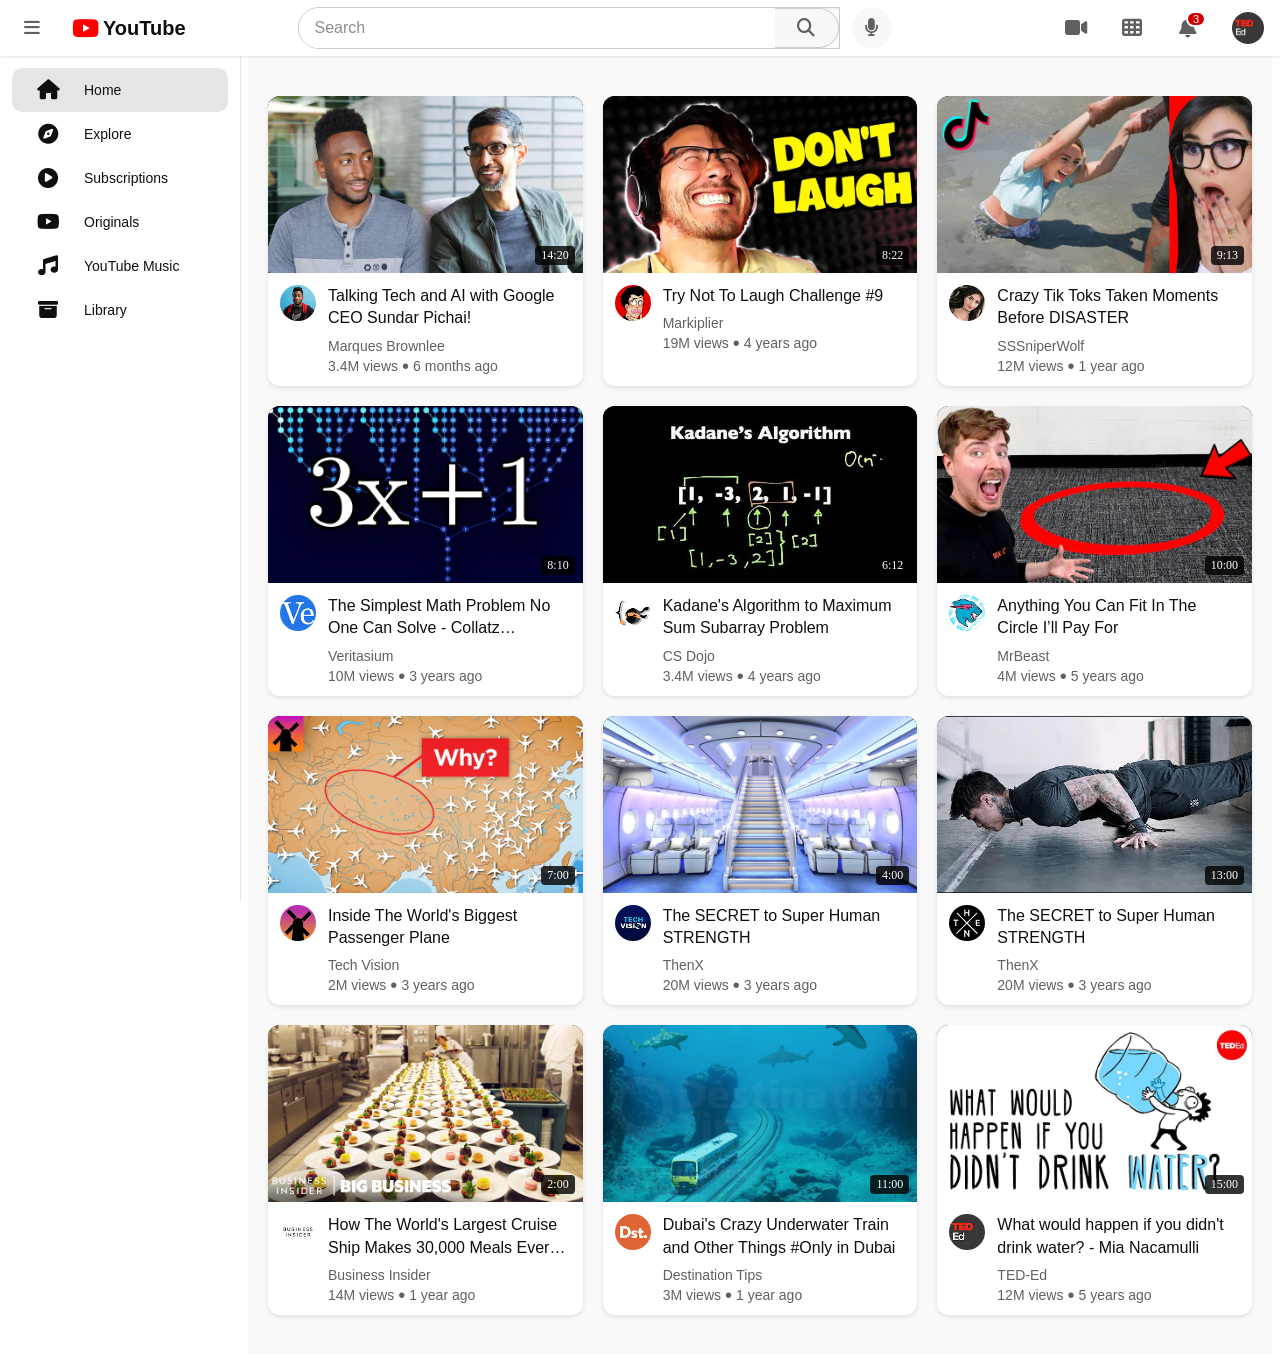
<file: index.html>
<!doctype html>
<html lang="en">
  <head>
    <meta charset="UTF-8" />
    <meta name="viewport" content="width=device-width, initial-scale=1.0" />
    <title>YouTube Clone</title>
    <link rel="stylesheet" href="./Header.css" />
    <link rel="stylesheet" href="./Sidebar.css" />
    <link rel="stylesheet" href="./Videos.css" />
    <link rel="stylesheet" href="./Responsive.css" />
    <link
      rel="stylesheet"
      href="https://cdnjs.cloudflare.com/ajax/libs/font-awesome/6.4.0/css/all.min.css"
    />
  </head>
  <body>
    <!-- Header Section -->
    <header class="header">
      <div class="left-section">
        <button class="menu-btn" aria-label="Menu">
          <i class="fas fa-bars"></i>
        </button>
        <div class="logo-container">
          <i class="fab fa-youtube youtube-icon"></i>
          <span class="logo-text">YouTube</span>
        </div>
      </div>

      <div class="middle-section">
        <div class="search-container">
          <input type="text" class="search-input" placeholder="Search" />
          <button class="search-btn" aria-label="Search">
            <i class="fas fa-search"></i>
          </button>
        </div>
        <button class="voice-search-btn" aria-label="Voice search">
          <i class="fas fa-microphone"></i>
        </button>
      </div>

      <div class="right-section">
        <button class="header-btn" aria-label="Create">
          <i class="fas fa-video"></i>
        </button>
        <button class="header-btn" aria-label="Apps">
          <i class="fas fa-th"></i>
        </button>
        <button class="header-btn notification-btn" aria-label="Notifications">
          <i class="fas fa-bell"></i>
          <span class="notification-count">3</span>
        </button>
        <div class="user-profile">
          <img src="Profile picture/channel-12.jpeg" alt="User profile" />
        </div>
      </div>
    </header>

    <!-- Sidebar Navigation -->
    <nav class="sidebar">
      <a href="#" class="sidebar-item active">
        <i class="fas fa-home"></i>
        <span>Home</span>
      </a>
      <a href="#" class="sidebar-item">
        <i class="fas fa-compass"></i>
        <span>Explore</span>
      </a>
      <a href="#" class="sidebar-item">
        <i class="fas fa-play-circle"></i>
        <span>Subscriptions</span>
      </a>
      <a href="#" class="sidebar-item">
        <i class="fab fa-youtube"></i>
        <span>Originals</span>
      </a>
      <a href="#" class="sidebar-item">
        <i class="fas fa-music"></i>
        <span>YouTube Music</span>
      </a>
      <a href="#" class="sidebar-item">
        <i class="fas fa-archive"></i>
        <span>Library</span>
      </a>
    </nav>
    <!-- Main Content -->
    <main class="main-content">
      <!-- Video Grid -->
      <div class="videos-grid">
        <!-- Video Card Template -->
        <div class="video-card">
          <div class="thumbnail-container">
            <img
              src="images/thumbnail-1.webp"
              alt="Talking Tech and AI with Google CEO Sundar Pichai!"
              class="thumbnail"
            />
            <span class="video-duration">14:20</span>
          </div>
          <div class="video-info">
            <div class="channel-avatar">
              <img
                src="Profile picture/channel-1.jpeg"
                alt="Marques Brownlee"
              />
            </div>
            <div class="video-details">
              <h3 class="video-title">
                Talking Tech and AI with Google CEO Sundar Pichai!
              </h3>
              <p class="channel-name">Marques Brownlee</p>
              <div class="video-stats">
                <span>3.4M views</span>
                <span>•</span>
                <span>6 months ago</span>
              </div>
            </div>
          </div>
        </div>
        <div class="video-card">
          <div class="thumbnail-container">
            <img
              src="images/thumbnail-2.webp"
              alt="Try Not To Laugh Challenge #9"
              class="thumbnail"
            />
            <span class="video-duration">8:22</span>
          </div>
          <div class="video-info">
            <div class="channel-avatar">
              <img src="Profile picture/channel-2.jpeg" alt="Markiplier" />
            </div>
            <div class="video-details">
              <h3 class="video-title">Try Not To Laugh Challenge #9</h3>
              <p class="channel-name">Markiplier</p>
              <div class="video-stats">
                <span>19M views</span>
                <span>•</span>
                <span>4 years ago</span>
              </div>
            </div>
          </div>
        </div>

        <div class="video-card">
          <div class="thumbnail-container">
            <img
              src="images/thumbnail-3.webp"
              alt="Crazy Tik Toks Taken Moments Before DISASTER"
              class="thumbnail"
            />
            <span class="video-duration">9:13</span>
          </div>
          <div class="video-info">
            <div class="channel-avatar">
              <img src="Profile picture/channel-3.jpeg" alt="SSSniperWolf" />
            </div>
            <div class="video-details">
              <h3 class="video-title">
                Crazy Tik Toks Taken Moments Before DISASTER
              </h3>
              <p class="channel-name">SSSniperWolf</p>
              <div class="video-stats">
                <span>12M views</span>
                <span>•</span>
                <span>1 year ago</span>
              </div>
            </div>
          </div>
        </div>

        <div class="video-card">
          <div class="thumbnail-container">
            <img
              src="images\thumbnail-4.webp"
              alt="Crazy Tik Toks Taken Moments Before DISASTER"
              class="thumbnail"
            />
            <span class="video-duration">8:10</span>
          </div>
          <div class="video-info">
            <div class="channel-avatar">
              <img src="Profile picture\channel-4.jpeg" alt="SSSniperWolf" />
            </div>
            <div class="video-details">
              <h3 class="video-title">
                The Simplest Math Problem No One Can Solve - Collatz Conjecture
              </h3>
              <p class="channel-name">Veritasium</p>
              <div class="video-stats">
                <span>10M views</span>
                <span>•</span>
                <span>3 years ago</span>
              </div>
            </div>
          </div>
        </div>

        <div class="video-card">
          <div class="thumbnail-container">
            <img
              src="images\thumbnail-5.webp"
              alt="Crazy Tik Toks Taken Moments Before DISASTER"
              class="thumbnail"
            />
            <span class="video-duration">6:12</span>
          </div>
          <div class="video-info">
            <div class="channel-avatar">
              <img src="Profile picture\channel-5.jpeg" alt="SSSniperWolf" />
            </div>
            <div class="video-details">
              <h3 class="video-title">
                Kadane's Algorithm to Maximum Sum Subarray Problem
              </h3>
              <p class="channel-name">CS Dojo</p>
              <div class="video-stats">
                <span>3.4M views</span>
                <span>•</span>
                <span>4 years ago</span>
              </div>
            </div>
          </div>
        </div>
        <div class="video-card">
          <div class="thumbnail-container">
            <img
              src="images\thumbnail-6.webp"
              alt="Crazy Tik Toks Taken Moments Before DISASTER"
              class="thumbnail"
            />
            <span class="video-duration">10:00</span>
          </div>
          <div class="video-info">
            <div class="channel-avatar">
              <img src="Profile picture\channel-6.jpeg" alt="SSSniperWolf" />
            </div>
            <div class="video-details">
              <h3 class="video-title">
                Anything You Can Fit In The Circle I’ll Pay For
              </h3>
              <p class="channel-name">MrBeast</p>
              <div class="video-stats">
                <span>4M views</span>
                <span>•</span>
                <span>5 years ago</span>
              </div>
            </div>
          </div>
        </div>
        <div class="video-card">
          <div class="thumbnail-container">
            <img
              src="images\thumbnail-7.webp"
              alt="Crazy Tik Toks Taken Moments Before DISASTER"
              class="thumbnail"
            />
            <span class="video-duration">7:00</span>
          </div>
          <div class="video-info">
            <div class="channel-avatar">
              <img src="Profile picture\channel-7.jpeg" alt="SSSniperWolf" />
            </div>
            <div class="video-details">
              <h3 class="video-title">
                Inside The World's Biggest Passenger Plane
              </h3>
              <p class="channel-name">Tech Vision</p>
              <div class="video-stats">
                <span>2M views</span>
                <span>•</span>
                <span>3 years ago</span>
              </div>
            </div>
          </div>
        </div>
        <div class="video-card">
          <div class="thumbnail-container">
            <img
              src="images\thumbnail-8.webp"
              alt="The SECRET to Super Human STRENGTH"
              class="thumbnail"
            />
            <span class="video-duration">4:00</span>
          </div>
          <div class="video-info">
            <div class="channel-avatar">
              <img src="Profile picture\channel-8.jpeg" alt="ThenX" />
            </div>
            <div class="video-details">
              <h3 class="video-title">The SECRET to Super Human STRENGTH</h3>
              <p class="channel-name">ThenX</p>
              <div class="video-stats">
                <span>20M views</span>
                <span>•</span>
                <span>3 years ago</span>
              </div>
            </div>
          </div>
        </div>

        <div class="video-card">
          <div class="thumbnail-container">
            <img
              src="images\thumbnail-9.webp"
              alt="The SECRET to Super Human STRENGTH"
              class="thumbnail"
            />
            <span class="video-duration">13:00</span>
          </div>
          <div class="video-info">
            <div class="channel-avatar">
              <img src="Profile picture\channel-9.jpeg" alt="ThenX" />
            </div>
            <div class="video-details">
              <h3 class="video-title">The SECRET to Super Human STRENGTH</h3>
              <p class="channel-name">ThenX</p>
              <div class="video-stats">
                <span>20M views</span>
                <span>•</span>
                <span>3 years ago</span>
              </div>
            </div>
          </div>
        </div>

        <div class="video-card">
          <div class="thumbnail-container">
            <img
              src="images\thumbnail-10.webp"
              alt="How The World's Largest Cruise Ship Makes 30,000 Meals Every Day"
              class="thumbnail"
            />
            <span class="video-duration">2:00</span>
          </div>
          <div class="video-info">
            <div class="channel-avatar">
              <img
                src="Profile picture\channel-10.jpeg"
                alt="Business Insider"
              />
            </div>
            <div class="video-details">
              <h3 class="video-title">
                How The World's Largest Cruise Ship Makes 30,000 Meals Every Day
              </h3>
              <p class="channel-name">Business Insider</p>
              <div class="video-stats">
                <span>14M views</span>
                <span>•</span>
                <span>1 year ago</span>
              </div>
            </div>
          </div>
        </div>

        <div class="video-card">
          <div class="thumbnail-container">
            <img
              src="images\thumbnail-11.webp"
              alt="Dubai's Crazy Underwater Train and Other Things #Only in Dubai"
              class="thumbnail"
            />
            <span class="video-duration">11:00</span>
          </div>
          <div class="video-info">
            <div class="channel-avatar">
              <img
                src="Profile picture\channel-11.jpeg"
                alt="Destination Tips"
              />
            </div>
            <div class="video-details">
              <h3 class="video-title">
                Dubai's Crazy Underwater Train and Other Things #Only in Dubai
              </h3>
              <p class="channel-name">Destination Tips</p>
              <div class="video-stats">
                <span>3M views</span>
                <span>•</span>
                <span>1 year ago</span>
              </div>
            </div>
          </div>
        </div>

        <div class="video-card">
          <div class="thumbnail-container">
            <img
              src="images\thumbnail-12.webp"
              alt="What would happen if you didn't drink water? - Mia Nacamulli"
              class="thumbnail"
            />
            <span class="video-duration">15:00</span>
          </div>
          <div class="video-info">
            <div class="channel-avatar">
              <img src="Profile picture\channel-12.jpeg" alt="TED-Ed" />
            </div>
            <div class="video-details">
              <h3 class="video-title">
                What would happen if you didn't drink water? - Mia Nacamulli
              </h3>
              <p class="channel-name">TED-Ed</p>
              <div class="video-stats">
                <span>12M views</span>
                <span>•</span>
                <span>5 years ago</span>
              </div>
            </div>
          </div>
        </div>
      </div>
    </main>

    <script src="./script/script.js"></script>
  </body>
</html>
</file>
<file: Header.css>
/* Header Styles */
.header {
    display: flex;
    justify-content: space-between;
    align-items: center;
    padding: 0 16px;
    height: 56px;
    background: white;
    position: fixed;
    top: 0;
    left: 0;
    right: 0;
    z-index: 1000;
    box-shadow: 0 1px 2px rgba(0, 0, 0, 0.1);
}

/* Left Section */
.left-section {
    display: flex;
    align-items: center;
    gap: 24px;
    min-width: 180px;
}

.menu-btn {
    background: none;
    border: none;
    padding: 8px;
    cursor: pointer;
    border-radius: 50%;
    transition: background-color 0.2s;
}

.menu-btn:hover {
    background-color: #f2f2f2;
}

.menu-btn i {
    font-size: 18px;
    color: #606060;
}

.logo-container {
    display: flex;
    align-items: center;
    gap: 4px;
    cursor: pointer;
}

.youtube-icon {
    font-size: 24px;
    color: #ff0000;
}

.logo-text {
    font-size: 20px;
    font-weight: bold;
    color: #0f0f0f;
    font-family: 'Roboto', Arial, sans-serif;
}

/* Middle Section - Search */
.middle-section {
    display: flex;
    align-items: center;
    gap: 12px;
    flex: 1;
    max-width: 640px;
    margin: 0 40px;
}

.search-container {
    display: flex;
    flex: 1;
    max-width: 540px;
    border: 1px solid #ccc;
    border-radius: 40px 0 0 40px;
    overflow: hidden;
    box-shadow: inset 0 1px 2px rgba(0, 0, 0, 0.1);
}

.search-input {
    flex: 1;
    padding: 0 16px;
    border: none;
    outline: none;
    font-size: 16px;
    height: 40px;
    background: white;
}

.search-input::placeholder {
    color: #8e8e8e;
}

.search-btn {
    background: #f8f8f8;
    border: 1px solid #ccc;
    border-left: none;
    border-radius: 0 40px 40px 0;
    width: 64px;
    height: 40px;
    cursor: pointer;
    transition: background-color 0.2s;
}

.search-btn:hover {
    background-color: #f0f0f0;
}

.search-btn i {
    font-size: 18px;
    color: #606060;
}

.voice-search-btn {
    background: #f8f8f8;
    border: none;
    border-radius: 50%;
    width: 40px;
    height: 40px;
    cursor: pointer;
    display: flex;
    align-items: center;
    justify-content: center;
    transition: background-color 0.2s;
}

.voice-search-btn:hover {
    background-color: #f0f0f0;
}

.voice-search-btn i {
    font-size: 18px;
    color: #606060;
}

/* Right Section */
.right-section {
    display: flex;
    align-items: center;
    gap: 16px;
    min-width: 225px;
    justify-content: flex-end;
}

.header-btn {
    background: none;
    border: none;
    width: 40px;
    height: 40px;
    border-radius: 50%;
    cursor: pointer;
    display: flex;
    align-items: center;
    justify-content: center;
    transition: background-color 0.2s;
    position: relative;
}

.header-btn:hover {
    background-color: #f2f2f2;
}

.header-btn i {
    font-size: 20px;
    color: #606060;
}

.notification-btn {
    position: relative;
}

.notification-count {
    position: absolute;
    top: 3px;
    right: 2px;
    background: #cc0000;
    color: white;
    font-size: 11px;
    padding: 2px 2pxx;
    border-radius: 10px;
    min-width: 16px;
    text-align: center;
    font-weight: 500;
    border: 2px solid white;
}

.user-profile {
    width: 32px;
    height: 32px;
    border-radius: 50%;
    overflow: hidden;
    cursor: pointer;
    margin-left: 8px;
}

.user-profile img {
    width: 100%;
    height: 100%;
    object-fit: cover;
}
</file>
<file: Sidebar.css>
/* Sidebar Styles */
.sidebar {
  position: fixed;
  top: 56px;
  left: 0;
  bottom: 0;
  width: 240px;
  background: white;
  padding-top: 12px;
  overflow-y: auto;
  z-index: 999;
  border-right: 1px solid #e5e5e5;
  transform: translateX(0);
  transition: transform 0.3s ease;
}

.sidebar-item {
  display: flex;
  align-items: center;
  padding: 12px 24px;
  text-decoration: none;
  color: #0f0f0f;
  transition: background-color 0.2s;
  border-radius: 10px;
  margin: 0 12px;
}

.sidebar-item:hover {
  background-color: #f2f2f2;
}

.sidebar-item.active {
  background-color: #e5e5e5;
  font-weight: 500;
}

.sidebar-item i {
  font-size: 20px;
  margin-right: 24px;
  width: 24px;
  text-align: center;
}

.sidebar-item span {
  font-size: 14px;
  font-family: "Roboto", Arial, sans-serif;
}

/* Sidebar Section Divider */
.sidebar-divider {
  height: 1px;
  background: #e5e5e5;
  margin: 12px 0;
}

/* Sidebar Section Title */
.sidebar-section-title {
  padding: 8px 24px;
  font-size: 16px;
  font-weight: 500;
  color: #606060;
  margin-top: 12px;
  font-family: "Roboto", Arial, sans-serif;
}

/* Sidebar Scrollbar */
.sidebar::-webkit-scrollbar {
  width: 8px;
}

.sidebar::-webkit-scrollbar-track {
  background: #f1f1f1;
}

.sidebar::-webkit-scrollbar-thumb {
  background: #888;
  border-radius: 4px;
}

.sidebar::-webkit-scrollbar-thumb:hover {
  background: #555;
}
</file>
<file: Videos.css>
/* Main Content */
.main-content {
  margin-left: 240px;
  margin-top: 56px;
  padding: 20px;
  background: #f9f9f9;
  min-height: calc(100vh - 56px);
}

/* Videos Grid */
.videos-grid {
  display: grid;
  grid-template-columns: repeat(auto-fill, minmax(300px, 1fr));
  gap: 24px;
  padding: 20px 0;
}

/* Video Card */
.video-card {
  background: white;
  border-radius: 12px;
  overflow: hidden;
  box-shadow: 0 2px 4px rgba(0, 0, 0, 0.1);
  transition:
    transform 0.3s ease,
    box-shadow 0.3s ease;
  cursor: pointer;
}

.video-card:hover {
  transform: translateY(-4px);
  box-shadow: 0 6px 12px rgba(0, 0, 0, 0.15);
}

/* Thumbnail Container */
.thumbnail-container {
  position: relative;
  width: 100%;
  padding-top: 56.25%; /* 16:9 Aspect Ratio */
  overflow: hidden;
  background: #000;
}

.thumbnail {
  position: absolute;
  top: 0;
  left: 0;
  width: 100%;
  height: 100%;
  object-fit: cover;
  transition: transform 0.3s ease;
}

.video-card:hover .thumbnail {
  transform: scale(1.05);
}

.video-duration {
  position: absolute;
  bottom: 8px;
  right: 8px;
  background: rgba(0, 0, 0, 0.8);
  color: white;
  padding: 2px 6px;
  border-radius: 4px;
  font-size: 12px;
  font-weight: 500;
}

/* Video Info */
.video-info {
  display: flex;
  padding: 12px;
  gap: 12px;
}

.channel-avatar {
  width: 36px;
  height: 36px;
  border-radius: 50%;
  overflow: hidden;
  flex-shrink: 0;
}

.channel-avatar img {
  width: 100%;
  height: 100%;
  object-fit: cover;
}

.video-details {
  flex: 1;
}

.video-title {
  font-size: 16px;
  font-weight: 500;
  line-height: 1.4;
  margin: 0 0 8px 0;
  color: #0f0f0f;
  display: -webkit-box;
  -webkit-line-clamp: 2;
  -webkit-box-orient: vertical;
  overflow: hidden;
  font-family: "Roboto", Arial, sans-serif;
}

.channel-name {
  font-size: 14px;
  color: #606060;
  margin: 0 0 4px 0;
  font-family: "Roboto", Arial, sans-serif;
}

.video-stats {
  display: flex;
  align-items: center;
  gap: 4px;
  font-size: 14px;
  color: #606060;
  font-family: "Roboto", Arial, sans-serif;
}

.video-stats span:nth-child(2) {
  font-size: 20px;
  line-height: 0;
}

/* Video Card Footer */
.video-actions {
  display: flex;
  justify-content: space-around;
  padding: 8px 12px;
  border-top: 1px solid #f2f2f2;
}

.video-action-btn {
  background: none;
  border: none;
  padding: 8px;
  cursor: pointer;
  border-radius: 8px;
  transition: background-color 0.2s;
  display: flex;
  align-items: center;
  gap: 6px;
  color: #606060;
  font-size: 13px;
}

.video-action-btn:hover {
  background-color: #f2f2f2;
}

.video-action-btn i {
  font-size: 16px;
}
</file>
<file: Responsive.css>
/* Responsive Design */
@media (max-width: 1300px) {
  .videos-grid {
    grid-template-columns: repeat(auto-fill, minmax(280px, 1fr));
    gap: 20px;
  }
}

@media (max-width: 1100px) {
  .middle-section {
    max-width: 500px;
    margin: 0 20px;
  }
}

@media (max-width: 960px) {
  .sidebar {
    transform: translateX(-100%);
  }

  .sidebar.active {
    transform: translateX(0);
  }

  .main-content {
    margin-left: 0;
    padding: 16px;
  }

  .videos-grid {
    grid-template-columns: repeat(auto-fill, minmax(250px, 1fr));
    gap: 16px;
  }

  .middle-section {
    margin: 0 12px;
  }
}

@media (max-width: 768px) {
  .header {
    padding: 0 12px;
  }

  .left-section .logo-text {
    display: none;
  }

  .logo-container {
    gap: 0;
  }

  .middle-section {
    max-width: 400px;
  }

  .right-section {
    min-width: auto;
    gap: 12px;
  }

  .right-section .header-btn:nth-child(1),
  .right-section .header-btn:nth-child(2) {
    display: none;
  }

  .videos-grid {
    grid-template-columns: repeat(auto-fill, minmax(220px, 1fr));
    gap: 12px;
  }
}

@media (max-width: 640px) {
  .middle-section {
    position: absolute;
    top: 56px;
    left: 0;
    right: 0;
    background: white;
    padding: 12px;
    margin: 0;
    border-top: 1px solid #e5e5e5;
    display: none;
  }

  .middle-section.active {
    display: flex;
  }

  .search-container {
    max-width: none;
    border-radius: 24px;
  }

  .search-btn {
    border-radius: 0 24px 24px 0;
  }

  .voice-search-btn {
    display: none;
  }

  .left-section {
    flex: 1;
  }

  .right-section {
    gap: 8px;
  }
}

@media (max-width: 480px) {
  .main-content {
    padding: 12px;
  }

  .videos-grid {
    grid-template-columns: 1fr;
    gap: 16px;
  }

  .video-card {
    max-width: 400px;
    margin: 0 auto;
  }
}

/* Mobile Menu Button */
.mobile-menu-btn {
  display: none;
  background: none;
  border: none;
  padding: 8px;
  cursor: pointer;
  border-radius: 50%;
  margin-right: 12px;
}

.mobile-menu-btn i {
  font-size: 20px;
  color: #606060;
}

@media (max-width: 640px) {
  .mobile-menu-btn {
    display: block;
  }
}

/* Search Mobile Button */
.search-mobile-btn {
  display: none;
  background: none;
  border: none;
  padding: 8px;
  cursor: pointer;
  border-radius: 50%;
}

.search-mobile-btn i {
  font-size: 20px;
  color: #606060;
}

@media (max-width: 640px) {
  .search-mobile-btn {
    display: block;
  }

  .middle-section .search-container {
    display: none;
  }

  .middle-section.active .search-container {
    display: flex;
  }
}

/* Accessibility */
@media (prefers-reduced-motion: reduce) {
  * {
    animation-duration: 0.01ms !important;
    animation-iteration-count: 1 !important;
    transition-duration: 0.01ms !important;
  }
}

/* High Contrast Mode */
@media (prefers-contrast: high) {
  .header {
    border-bottom: 2px solid #000;
  }

  .video-card {
    border: 1px solid #000;
  }
}
</file>
